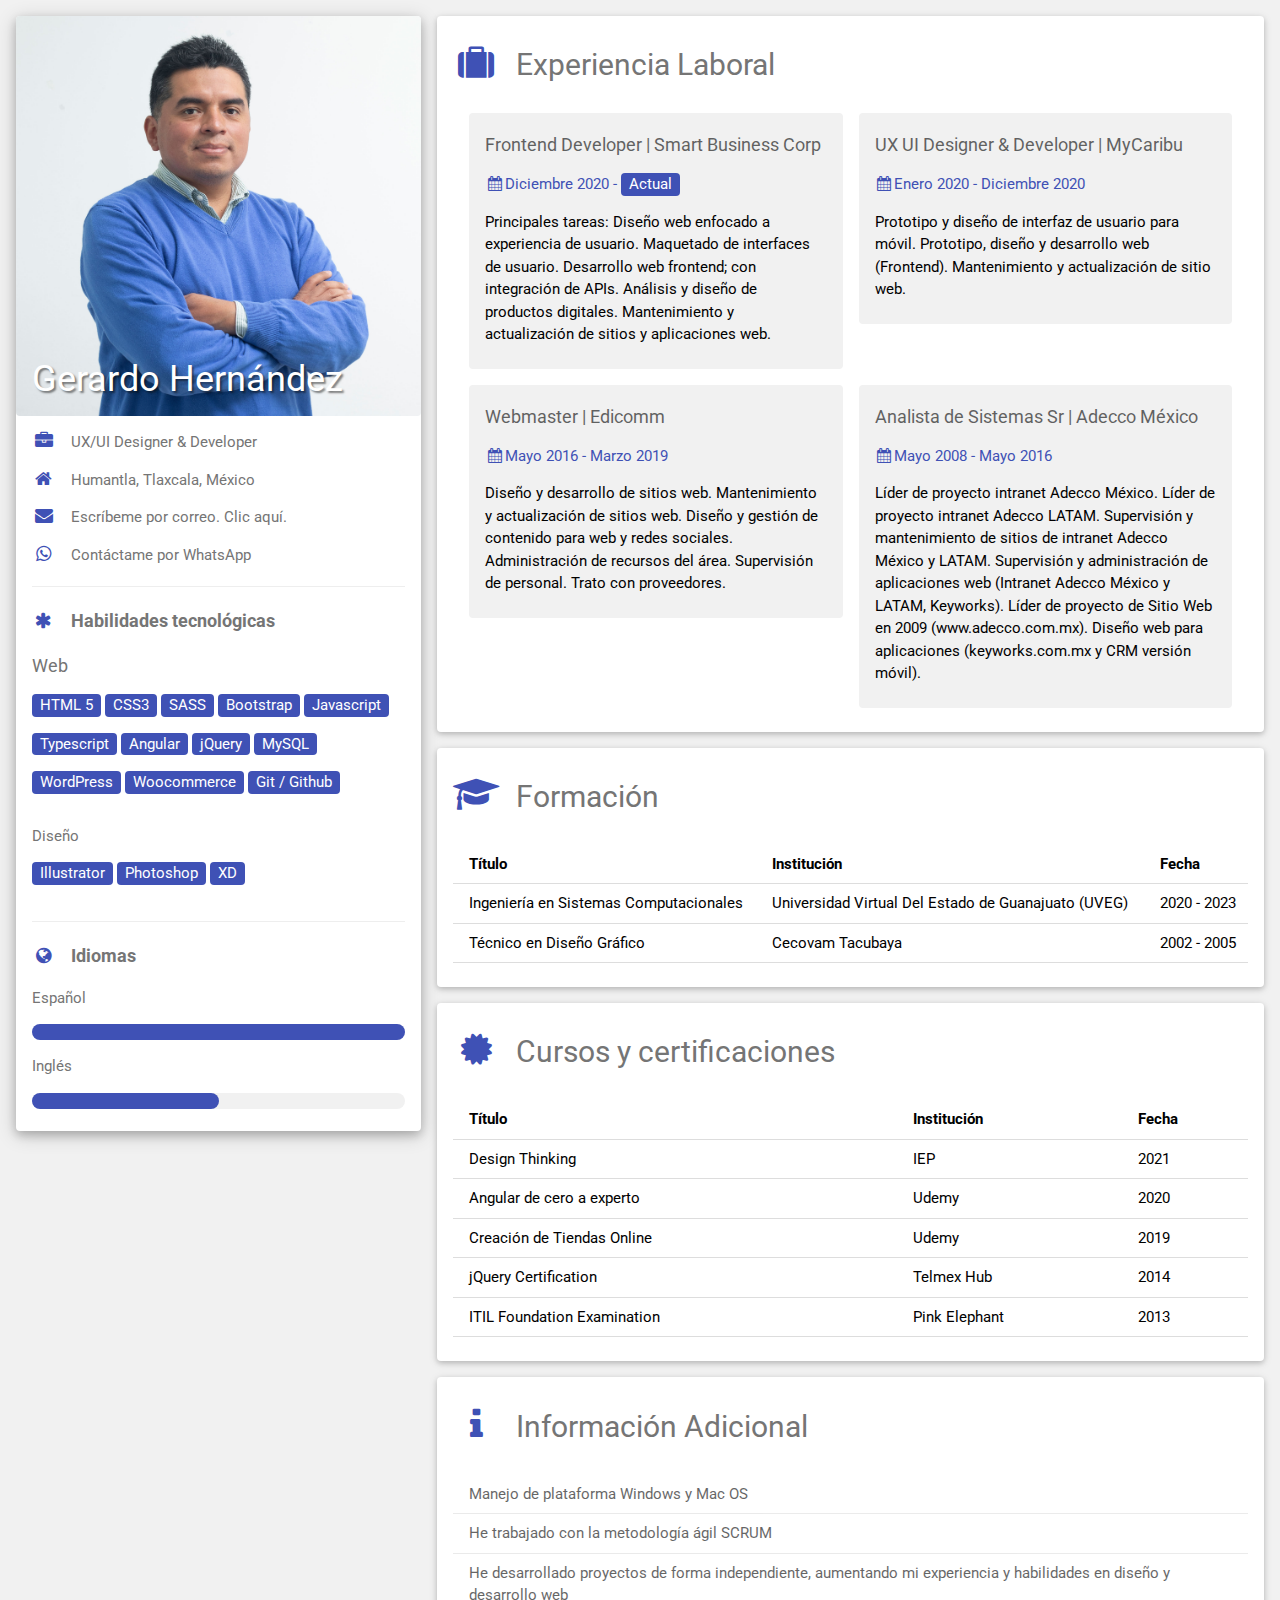
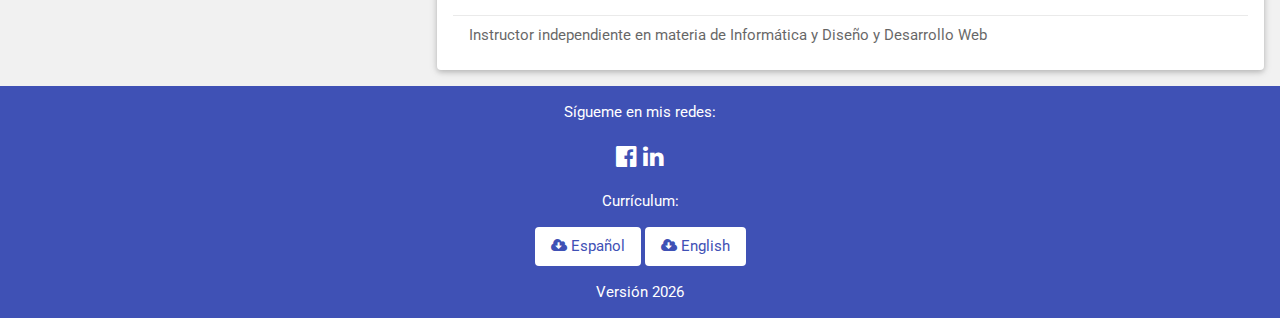
<file: index.htm>
<!DOCTYPE html>
<html>
<head>
  <title>Gerardo Hernández Flores :: Currículum</title>
  <meta charset="UTF-8">
  <meta name="viewport" content="width=device-width, initial-scale=1">
  <link rel="stylesheet" href="https://www.w3schools.com/w3css/4/w3.css">
  <link rel='stylesheet' href='https://fonts.googleapis.com/css?family=Roboto'>
  <link rel="stylesheet" href="https://cdnjs.cloudflare.com/ajax/libs/font-awesome/4.7.0/css/font-awesome.min.css">
  <link rel="stylesheet" href="css/local.css">
  <!-- Meta -->
  <meta name="description" content="Conoce mi trayectoria laboral y mi experiencia en el diseño y desarrollo web." />
  <!-- Twitter Card data -->
  <meta name="twitter:card" value="summary">
  <!-- Open Graph data -->
  <meta property="og:title" content="Gerardo Hernández Flores :: Currículum" />
  <meta property="og:type" content="article" />
  <meta property="og:url" content="https://dgerardo1.github.io/ghfcv/" />
  <meta property="og:image" content="https://dgerardo1.github.io/ghfcv/img/img-prev-cv.png" />
  <meta property="og:description" content="Conoce mi trayectoria laboral y mi experiencia en el diseño y desarrollo web." />
  <!-- Favicon -->
  <link rel="apple-touch-icon" sizes="57x57" href="favicon/apple-icon-57x57.png">
  <link rel="apple-touch-icon" sizes="60x60" href="favicon/apple-icon-60x60.png">
  <link rel="apple-touch-icon" sizes="72x72" href="favicon/apple-icon-72x72.png">
  <link rel="apple-touch-icon" sizes="76x76" href="favicon/apple-icon-76x76.png">
  <link rel="apple-touch-icon" sizes="114x114" href="favicon/apple-icon-114x114.png">
  <link rel="apple-touch-icon" sizes="120x120" href="favicon/apple-icon-120x120.png">
  <link rel="apple-touch-icon" sizes="144x144" href="/apple-icon-144x144.png">
  <link rel="apple-touch-icon" sizes="152x152" href="/apple-icon-152x152.png">
  <link rel="apple-touch-icon" sizes="180x180" href="favicon/apple-icon-180x180.png">
  <link rel="icon" type="image/png" sizes="192x192"  href="favicon/android-icon-192x192.png">
  <link rel="icon" type="image/png" sizes="32x32" href="favicon/favicon-32x32.png">
  <link rel="icon" type="image/png" sizes="96x96" href="favicon/favicon-96x96.png">
  <link rel="icon" type="image/png" sizes="16x16" href="favicon/favicon-16x16.png">
  <link rel="manifest" href="favicon/manifest.json">
  <meta name="msapplication-TileColor" content="#3f51b5">
  <meta name="msapplication-TileImage" content="favicon/ms-icon-144x144.png">
  <meta name="theme-color" content="#3f51b5">
</head>

<body class="w3-light-grey">
  <div id="contenedor_carga">
		<div id="carga"></div>
	</div>
<!-- Page Container -->
<div class="w3-content w3-margin-top" style="max-width:1400px;">

  <!-- The Grid -->
  <div class="w3-row-padding">
  
    <!-- Left Column -->
    <div class="w3-third">
    
      <div class="w3-white w3-text-grey w3-card-4 w3-round">
        <div class="w3-display-container">
          <img src="img/img-ghf.jpg" style="width:100%" alt="Avatar" class="w3-round">
          <div class="w3-display-bottomleft w3-container w3-text-white">
            <h1 style="text-shadow: 2px 2px 2px rgba(10, 10, 10, 0.5);">Gerardo Hernández</h1>
          </div>
        </div>
        <div class="w3-container">
          <p><i class="fa fa-briefcase fa-fw w3-margin-right w3-large w3-text-indigo"></i>UX/UI Designer & Developer</p>
          <p><i class="fa fa-home fa-fw w3-margin-right w3-large w3-text-indigo"></i>Humantla, Tlaxcala, México</p>
          <p><i class="fa fa-envelope fa-fw w3-margin-right w3-large w3-text-indigo"></i>Escríbeme por correo. <a href="mailto:dgerardohernandez@gmail.com">Clic aquí.</a></p>
          <p><i class="fa fa-whatsapp fa-fw w3-margin-right w3-large w3-text-indigo"></i>Contáctame por <a href="https://wa.me/525512975193" target="_blank">WhatsApp</a></p>
          <hr>
          <!-- Skills -->
          <p class="w3-large"><b><i class="fa fa-asterisk fa-fw w3-margin-right w3-text-indigo"></i>Habilidades tecnológicas</b></p>
          <h5>Web</h5>
          <p>
            <span class="w3-indigo w3-tag w3-round w3-margin-bottom">HTML 5</span>
            <span class="w3-indigo w3-tag w3-round w3-margin-bottom">CSS3</span>
            <span class="w3-indigo w3-tag w3-round w3-margin-bottom">SASS</span>
            <span class="w3-indigo w3-tag w3-round w3-margin-bottom">Bootstrap</span>
            <span class="w3-indigo w3-tag w3-round w3-margin-bottom">Javascript</span>
            <span class="w3-indigo w3-tag w3-round w3-margin-bottom">Typescript</span>
            <span class="w3-indigo w3-tag w3-round w3-margin-bottom">Angular</span>
            <span class="w3-indigo w3-tag w3-round w3-margin-bottom">jQuery</span>
            <span class="w3-indigo w3-tag w3-round w3-margin-bottom">MySQL</span>
            <span class="w3-indigo w3-tag w3-round w3-margin-bottom">WordPress</span>
            <span class="w3-indigo w3-tag w3-round w3-margin-bottom">Woocommerce</span>
            <span class="w3-indigo w3-tag w3-round w3-margin-bottom">Git / Github</span>
          </p>
          <p>Diseño</p>
          <p>
            <span class="w3-indigo w3-tag w3-round w3-margin-bottom">Illustrator</span>
            <span class="w3-indigo w3-tag w3-round w3-margin-bottom">Photoshop</span>
            <span class="w3-indigo w3-tag w3-round w3-margin-bottom">XD</span>
          </p>
          <hr>
          <!-- languages -->
          <p class="w3-large w3-text-theme"><b><i class="fa fa-globe fa-fw w3-margin-right w3-text-indigo"></i>Idiomas</b></p>
          <p>Español</p>
          <div class="w3-light-grey w3-round-xlarge bg-progress">
            <div class="w3-round-xlarge w3-indigo on-progress" style="width:100%"></div>
          </div>
          <p>Inglés</p>
          <div class="w3-light-grey w3-round-xlarge bg-progress">
            <div class="w3-round-xlarge w3-indigo on-progress" style="width:50%"></div>
          </div>
          <br>
        </div>
      </div>

    <!-- End Left Column -->
    </div>

    <!-- Right Column -->
    <div class="w3-twothird">
      <!-- Work Experience -->
      <div class="w3-container w3-card w3-white w3-margin-bottom w3-round" style="padding-bottom: 24px;">
        <h2 class="w3-text-grey w3-padding-16"><i class="fa fa-suitcase fa-fw w3-margin-right w3-xxlarge w3-text-indigo"></i>Experiencia Laboral</h2>

        <div class="w3-row-padding">

          <!-- 1 -->
          <div class="w3-col m6 s12 w3-margin-bottom">
            <div class="w3-light-grey w3-round w3-padding">

              <h5 class="w3-opacity">Frontend Developer | Smart Business Corp</h5>
              <p class="w3-text-indigo">
                <i class="fa fa-calendar fa-fw"></i>Diciembre 2020 - <span class="w3-tag w3-indigo w3-round">Actual</span>
              </p>
              <p>Principales tareas: Diseño web enfocado a experiencia de usuario. Maquetado de
                interfaces de usuario. Desarrollo web frontend; con integración de
                APIs. Análisis y diseño de productos digitales. Mantenimiento y
                actualización de sitios y aplicaciones web.
              </p>

            </div>                          
          </div>

          <!-- 2 -->
          <div class="w3-col m6 s12 w3-margin-bottom">
            <div class="w3-light-grey w3-round w3-padding">

              <h5 class="w3-opacity">UX UI Designer & Developer | MyCaribu</h5>
              <p class="w3-text-indigo">
                <i class="fa fa-calendar fa-fw"></i>Enero 2020 - Diciembre 2020
              </p>
              <p>
                Prototipo y diseño de interfaz de usuario para móvil. Prototipo, diseño y desarrollo web (Frontend). Mantenimiento y actualización de sitio web.
              </p>

            </div>                          
          </div>
          
        </div>

        <div class="w3-row-padding">

          <!-- 3 -->
          <div class="w3-col m6 s12 w3-margin-bottom">
            <div class="w3-light-grey w3-round w3-padding">

              <h5 class="w3-opacity">Webmaster | Edicomm</h5>
              <p class="w3-text-indigo">
                <i class="fa fa-calendar fa-fw"></i>Mayo 2016 - Marzo 2019
              </p>
              <p>
                Diseño y desarrollo de sitios web. Mantenimiento y actualización de sitios web. Diseño y gestión de contenido para web y redes sociales. Administración de recursos del área. Supervisión de personal. Trato con proveedores.
              </p>

            </div>                          
          </div>

          <!-- 4 -->
          <div class="w3-col m6 s12">
            <div class="w3-light-grey w3-round w3-padding">

              <h5 class="w3-opacity">Analista de Sistemas Sr | Adecco México</h5>
              <p class="w3-text-indigo">
                <i class="fa fa-calendar fa-fw"></i>Mayo 2008 - Mayo 2016
              </p>
              <p>
                Líder de proyecto intranet Adecco México. Líder de proyecto intranet Adecco LATAM. Supervisión y mantenimiento de sitios de intranet Adecco México y LATAM. Supervisión y administración de aplicaciones web (Intranet Adecco México y LATAM, Keyworks). Líder de proyecto de Sitio Web en 2009 (www.adecco.com.mx). Diseño web para aplicaciones (keyworks.com.mx y CRM versión móvil).
              </p>

            </div>                          
          </div>
          
        </div>

      </div>
      <!-- Education -->
      <div class="w3-container w3-card w3-white w3-margin-bottom w3-round" style="padding-bottom: 24px;">
        <h2 class="w3-text-grey w3-padding-16"><i class="fa fa-graduation-cap fa-fw w3-margin-right w3-xxlarge w3-text-indigo"></i>Formación</h2>
        <div class="w3-responsive">
          <table class="w3-table w3-bordered">
            <tr>
              <th>Título</th>
              <th>Institución</th>
              <th>Fecha</th>            
            </tr>
            <tr>
              <td>Ingeniería en Sistemas Computacionales</td>
              <td>Universidad Virtual Del Estado de Guanajuato (UVEG)</td>
              <td>2020 - 2023</td>            
            </tr>
            <tr>
              <td>Técnico en Diseño Gráfico</td>
              <td>Cecovam Tacubaya</td>
              <td>2002 - 2005</td>            
            </tr>            
          </table>
        </div>
      </div>

      <!-- Certifications -->
      <div class="w3-container w3-card w3-white w3-margin-bottom w3-round" style="padding-bottom: 24px;">
        <h2 class="w3-text-grey w3-padding-16"><i class="fa fa-certificate fa-fw w3-margin-right w3-xxlarge w3-text-indigo"></i>Cursos y certificaciones</h2>
        
        <div class="w3-responsive">
          <table class="w3-table w3-bordered">
          <tr>
            <th>Título</th>
            <th>Institución</th>
            <th>Fecha</th>            
          </tr>
          <tr>
            <td>Design Thinking</td>
            <td>IEP</td>
            <td>2021</td>            
          </tr>
          <tr>
            <td>Angular de cero a experto</td>
            <td>Udemy</td>
            <td>2020</td>            
          </tr>
          <tr>
            <td>Creación de Tiendas Online</td>
            <td>Udemy</td>
            <td>2019</td>            
          </tr>
          <tr>
            <td>jQuery Certification</td>
            <td>Telmex Hub</td>
            <td>2014</td>            
          </tr>
          <tr>
            <td>ITIL Foundation Examination</td>
            <td>Pink Elephant</td>
            <td>2013</td>            
          </tr>
          </table>
        </div>

      </div>

      <!-- Plus -->
      <div class="w3-container w3-card w3-white w3-round" style="padding-bottom: 16px;">
        <h2 class="w3-text-grey w3-padding-16"><i class="fa fa-info fa-fw w3-margin-right w3-xxlarge w3-text-indigo"></i>Información Adicional</h2>
        <ul class="w3-ul">
          <li class="w3-opacity">Manejo de plataforma Windows y Mac OS </li>
          <li class="w3-opacity">He trabajado con la metodología ágil SCRUM</li>
          <li class="w3-opacity">He desarrollado proyectos de forma independiente, aumentando mi experiencia y habilidades en diseño y desarrollo web</li>
          <li class="w3-opacity">Instructor independiente en materia de Informática y Diseño y Desarrollo Web</li>
        </ul>
      </div>

    <!-- End Right Column -->
    </div>
    
  <!-- End Grid -->
  </div>
  
  <!-- End Page Container -->
</div>

<footer class="w3-container w3-indigo w3-center w3-margin-top">
  <p>Sígueme en mis redes:</p>
  <div class="w3-xlarge">
    <a href="https://www.facebook.com/Ge.Herflo" target="_blank" style="text-decoration: none;">
      <i class="fa fa-facebook-official w3-hover-opacity"></i>
    </a>
    <a href="https://www.linkedin.com/in/dgerardo1/" target="_blank" style="text-decoration: none;">
      <i class="fa fa-linkedin w3-hover-opacity"></i>
    </a>
  </div>
  <div>
    <p>Currículum:</p>
    <a href="GHFCV2021ENG.pdf" target="_blank" class="w3-button w3-white w3-round w3-text-indigo">
      <i class="fa fa-cloud-download w3-hover-opacity"></i> Español
    </a>
    <a href="GHFCV2021ESP.pdf" target="_blank" class="w3-button w3-white w3-round w3-text-indigo">
      <i class="fa fa-cloud-download w3-hover-opacity"></i> English
    </a>
    <p>Versión <span id="update"></span></p>
  </div>
</footer>
<script>
  window.onload = function(){
			var contenedor = document.getElementById("contenedor_carga");

			contenedor.style.visibility = "hidden";
			contenedor.style.opacity = "0";
		}

  var d = new Date();
  document.getElementById("update").innerHTML = d.getFullYear();
</script>
</body>
</html>
</file>
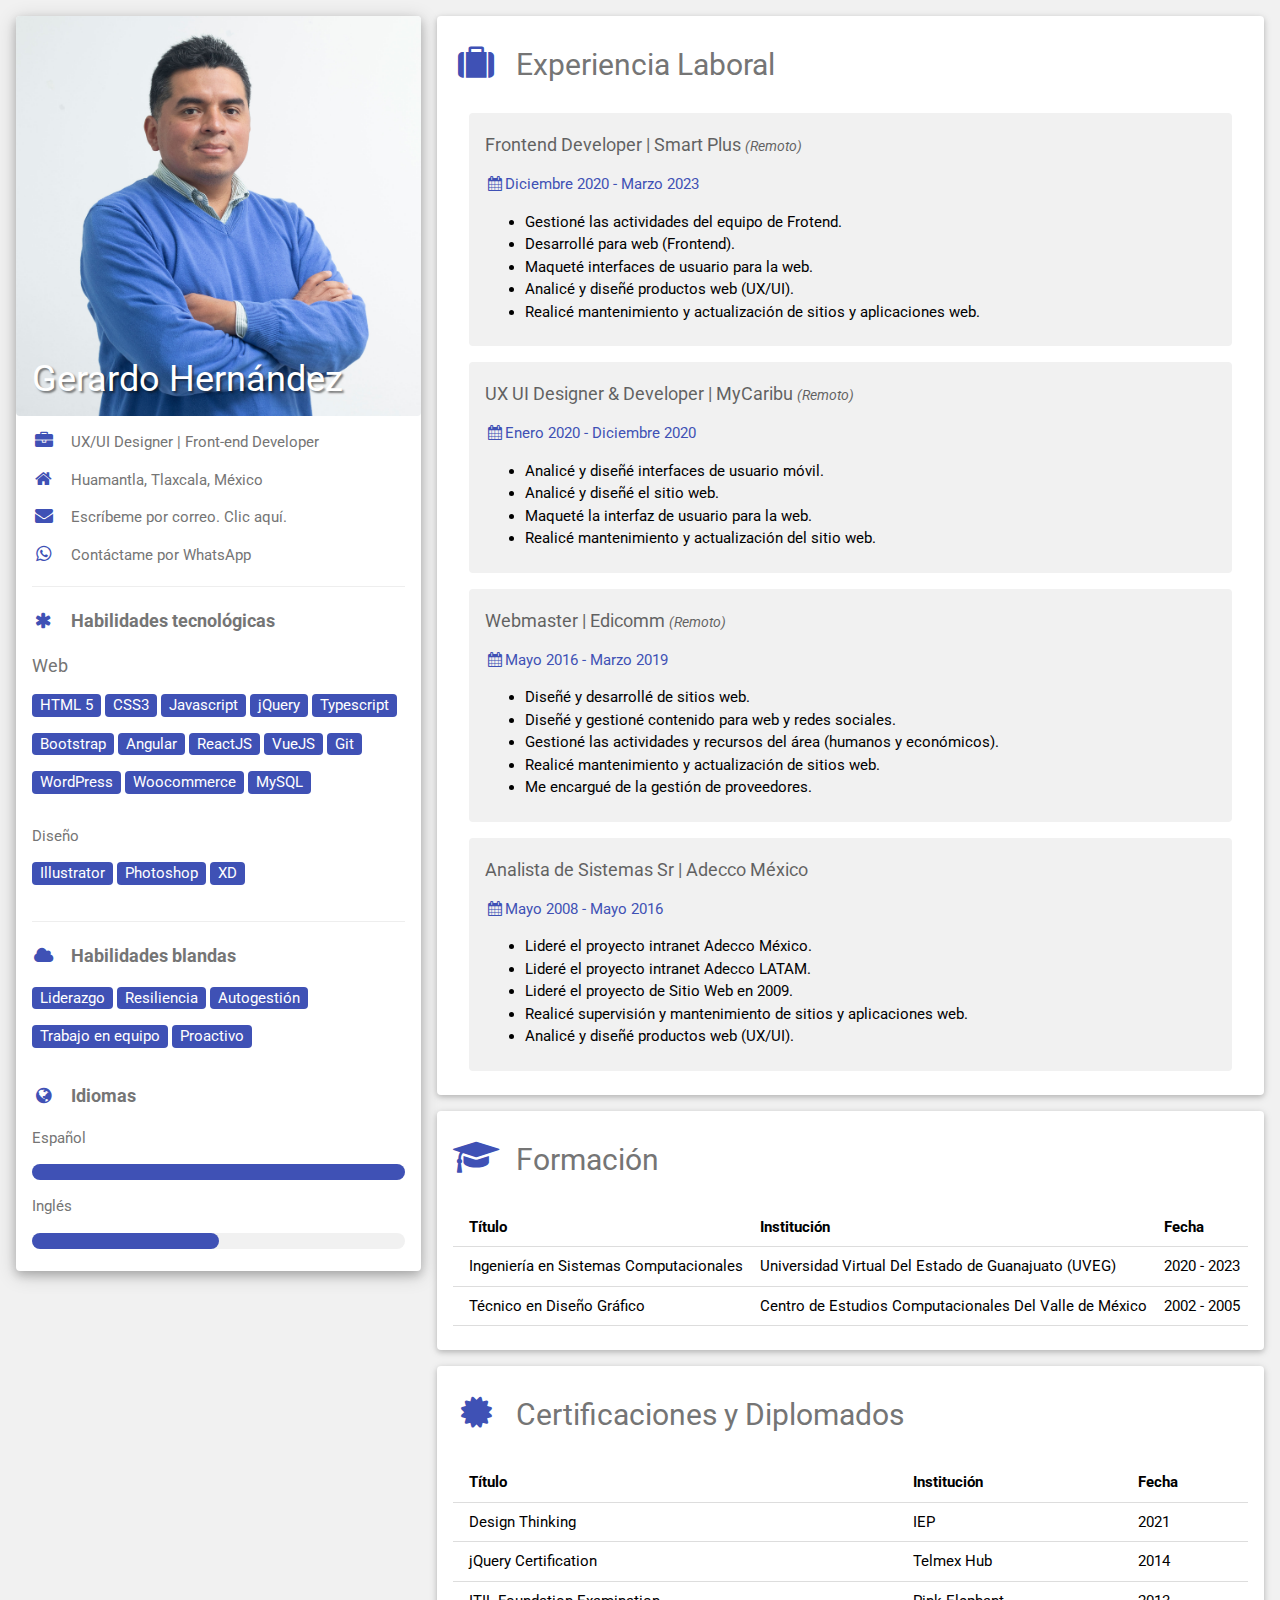
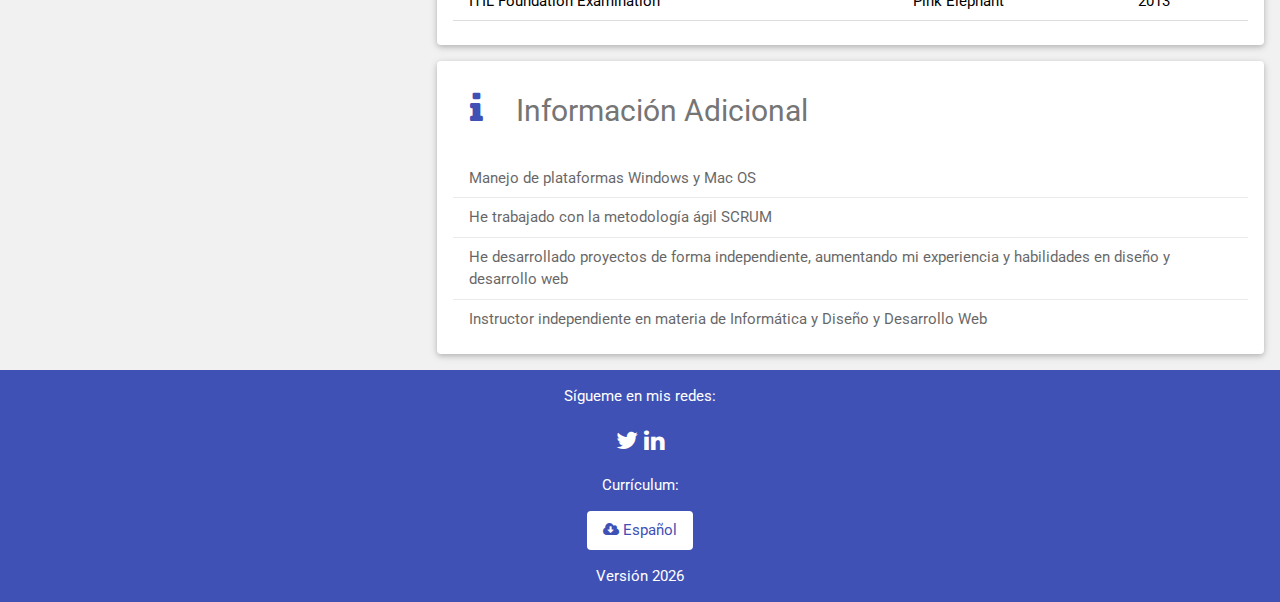
<file: index.html>
<!DOCTYPE html>
<html>
<head>
  <title>Gerardo Hernández Flores :: Currículum</title>
  <meta charset="UTF-8">
  <meta name="viewport" content="width=device-width, initial-scale=1">
  <link rel="stylesheet" href="https://www.w3schools.com/w3css/4/w3.css">
  <link rel='stylesheet' href='https://fonts.googleapis.com/css?family=Roboto'>
  <link rel="stylesheet" href="https://cdnjs.cloudflare.com/ajax/libs/font-awesome/4.7.0/css/font-awesome.min.css">
  <link rel="stylesheet" href="css/local.css">
  <!-- Meta -->
  <meta name="description" content="Conoce mi trayectoria laboral y mi experiencia en el diseño y desarrollo web." />
  <!-- Twitter Card data -->
  <meta name="twitter:card" value="summary">
  <!-- Open Graph data -->
  <meta property="og:title" content="Gerardo Hernández Flores :: Currículum" />
  <meta property="og:type" content="article" />
  <meta property="og:url" content="https://dgerardo1.github.io/ghfcv/" />
  <meta property="og:image" content="https://dgerardo1.github.io/ghfcv/img/img-prev-cv.png" />
  <meta property="og:description" content="Conoce mi trayectoria laboral y mi experiencia en el diseño y desarrollo web." />
  <!-- Favicon -->
  <link rel="apple-touch-icon" sizes="57x57" href="favicon/apple-icon-57x57.png">
  <link rel="apple-touch-icon" sizes="60x60" href="favicon/apple-icon-60x60.png">
  <link rel="apple-touch-icon" sizes="72x72" href="favicon/apple-icon-72x72.png">
  <link rel="apple-touch-icon" sizes="76x76" href="favicon/apple-icon-76x76.png">
  <link rel="apple-touch-icon" sizes="114x114" href="favicon/apple-icon-114x114.png">
  <link rel="apple-touch-icon" sizes="120x120" href="favicon/apple-icon-120x120.png">
  <link rel="apple-touch-icon" sizes="144x144" href="/apple-icon-144x144.png">
  <link rel="apple-touch-icon" sizes="152x152" href="/apple-icon-152x152.png">
  <link rel="apple-touch-icon" sizes="180x180" href="favicon/apple-icon-180x180.png">
  <link rel="icon" type="image/png" sizes="192x192"  href="favicon/android-icon-192x192.png">
  <link rel="icon" type="image/png" sizes="32x32" href="favicon/favicon-32x32.png">
  <link rel="icon" type="image/png" sizes="96x96" href="favicon/favicon-96x96.png">
  <link rel="icon" type="image/png" sizes="16x16" href="favicon/favicon-16x16.png">
  <link rel="manifest" href="favicon/manifest.json">
  <meta name="msapplication-TileColor" content="#3f51b5">
  <meta name="msapplication-TileImage" content="favicon/ms-icon-144x144.png">
  <meta name="theme-color" content="#3f51b5">
</head>

<body class="w3-light-grey">
  <div id="contenedor_carga">
		<div id="carga"></div>
	</div>
<!-- Page Container -->
<div class="w3-content w3-margin-top" style="max-width:1400px;">

  <!-- The Grid -->
  <div class="w3-row-padding">
  
    <!-- Left Column -->
    <div class="w3-third">
    
      <div class="w3-white w3-text-grey w3-card-4 w3-round w3-margin-bottom">
        <div class="w3-display-container">
          <img src="img/img-ghf.jpg" style="width:100%" alt="Avatar" class="w3-round">
          <div class="w3-display-bottomleft w3-container w3-text-white">
            <h1 style="text-shadow: 2px 2px 2px rgba(10, 10, 10, 0.5);">Gerardo Hernández</h1>
          </div>
        </div>
        <div class="w3-container">
          <p><i class="fa fa-briefcase fa-fw w3-margin-right w3-large w3-text-indigo"></i>UX/UI Designer | Front-end Developer</p>
          <p><i class="fa fa-home fa-fw w3-margin-right w3-large w3-text-indigo"></i>Huamantla, Tlaxcala, México</p>
          <p><i class="fa fa-envelope fa-fw w3-margin-right w3-large w3-text-indigo"></i>Escríbeme por correo. <a href="mailto:dgerardohernandez@gmail.com">Clic aquí.</a></p>
          <p><i class="fa fa-whatsapp fa-fw w3-margin-right w3-large w3-text-indigo"></i>Contáctame por <a href="https://wa.me/525512975193" target="_blank">WhatsApp</a></p>
          <hr>
          <!-- Skills -->
          <p class="w3-large"><b><i class="fa fa-asterisk fa-fw w3-margin-right w3-text-indigo"></i>Habilidades tecnológicas</b></p>
          <h5>Web</h5>
          <p>
            <span class="w3-indigo w3-tag w3-round w3-margin-bottom">HTML 5</span>
            <span class="w3-indigo w3-tag w3-round w3-margin-bottom">CSS3</span>
            <span class="w3-indigo w3-tag w3-round w3-margin-bottom">Javascript</span>
            <span class="w3-indigo w3-tag w3-round w3-margin-bottom">jQuery</span>
            <span class="w3-indigo w3-tag w3-round w3-margin-bottom">Typescript</span>
            <span class="w3-indigo w3-tag w3-round w3-margin-bottom">Bootstrap</span>
            <span class="w3-indigo w3-tag w3-round w3-margin-bottom">Angular</span>
            <span class="w3-indigo w3-tag w3-round w3-margin-bottom">ReactJS</span>
            <span class="w3-indigo w3-tag w3-round w3-margin-bottom">VueJS</span>
            <span class="w3-indigo w3-tag w3-round w3-margin-bottom">Git</span>
            <span class="w3-indigo w3-tag w3-round w3-margin-bottom">WordPress</span>
            <span class="w3-indigo w3-tag w3-round w3-margin-bottom">Woocommerce</span>
            <span class="w3-indigo w3-tag w3-round w3-margin-bottom">MySQL</span>
          </p>
          <p>Diseño</p>
          <p>
            <span class="w3-indigo w3-tag w3-round w3-margin-bottom">Illustrator</span>
            <span class="w3-indigo w3-tag w3-round w3-margin-bottom">Photoshop</span>
            <span class="w3-indigo w3-tag w3-round w3-margin-bottom">XD</span>
          </p>
          <hr>
          <!-- Soft Skills -->
          <p class="w3-large w3-text-theme"><b><i class="fa fa-cloud fa-fw w3-margin-right w3-text-indigo"></i>Habilidades blandas</b></p>
          <span class="w3-indigo w3-tag w3-round w3-margin-bottom">Liderazgo</span>
          <span class="w3-indigo w3-tag w3-round w3-margin-bottom">Resiliencia</span>
          <span class="w3-indigo w3-tag w3-round w3-margin-bottom">Autogestión</span>
          <span class="w3-indigo w3-tag w3-round w3-margin-bottom">Trabajo en equipo</span>
          <span class="w3-indigo w3-tag w3-round w3-margin-bottom">Proactivo</span>
          <!-- languages -->
          <p class="w3-large w3-text-theme"><b><i class="fa fa-globe fa-fw w3-margin-right w3-text-indigo"></i>Idiomas</b></p>
          <p>Español</p>
          <div class="w3-light-grey w3-round-xlarge bg-progress">
            <div class="w3-round-xlarge w3-indigo on-progress" style="width:100%"></div>
          </div>
          <p>Inglés</p>
          <div class="w3-light-grey w3-round-xlarge bg-progress">
            <div class="w3-round-xlarge w3-indigo on-progress" style="width:50%"></div>
          </div>
          <br>
        </div>
      </div>

    <!-- End Left Column -->
    </div>

    <!-- Right Column -->
    <div class="w3-twothird">
      <!-- Work Experience -->
      <div class="w3-container w3-card w3-white w3-margin-bottom w3-round" style="padding-bottom: 24px;">
        <h2 class="w3-text-grey w3-padding-16"><i class="fa fa-suitcase fa-fw w3-margin-right w3-xxlarge w3-text-indigo"></i>Experiencia Laboral</h2>

        <div class="w3-row-padding">

          <!-- 1 -->
          <div class="w3-col s12 w3-margin-bottom">
            <div class="w3-light-grey w3-round w3-padding">

              <h5 class="w3-opacity">Frontend Developer | Smart Plus <small><i>(Remoto)</i></small></h5>
              <p class="w3-text-indigo">
                <i class="fa fa-calendar fa-fw"></i>Diciembre 2020 - Marzo 2023
              </p>
              <ul>
                <li>Gestioné las actividades del equipo de Frotend.</li>
                <li>Desarrollé para web (Frontend).</li>
                <li>Maqueté interfaces de usuario para la web. </li>
                <li>Analicé y diseñé productos web (UX/UI).</li>
                <li>Realicé mantenimiento y actualización de sitios y aplicaciones web.</li>
              </ul>

            </div>                          
          </div>

          <!-- 2 -->
          <div class="w3-col s12 w3-margin-bottom">
            <div class="w3-light-grey w3-round w3-padding">

              <h5 class="w3-opacity">UX UI Designer & Developer | MyCaribu <small><i>(Remoto)</i></small></h5>
              <p class="w3-text-indigo">
                <i class="fa fa-calendar fa-fw"></i>Enero 2020 - Diciembre 2020
              </p>
              <ul>
                <li>Analicé y diseñé interfaces de usuario móvil.</li>
                <li>Analicé y diseñé el sitio web.</li>
                <li>Maqueté la interfaz de usuario para la web.</li>
                <li>Realicé mantenimiento y actualización del sitio web.</li>
              </ul>
            </div>                          
          </div>
          
        </div>

        <div class="w3-row-padding">

          <!-- 3 -->
          <div class="w3-col s12 w3-margin-bottom">
            <div class="w3-light-grey w3-round w3-padding">

              <h5 class="w3-opacity">Webmaster | Edicomm <small><i>(Remoto)</i></small></h5>
              <p class="w3-text-indigo">
                <i class="fa fa-calendar fa-fw"></i>Mayo 2016 - Marzo 2019
              </p>
              <ul>
                <li>Diseñé y desarrollé de sitios web.</li>
                <li>Diseñé y gestioné contenido para web y redes sociales.</li>
                <li>Gestioné las actividades y recursos del área (humanos y económicos).</li>
                <li>Realicé mantenimiento y actualización de sitios web.</li>
                <li>Me encargué de la gestión de proveedores.</li>
              </ul>
            </div>                          
          </div>

          <!-- 4 -->
          <div class="w3-col s12">
            <div class="w3-light-grey w3-round w3-padding">

              <h5 class="w3-opacity">Analista de Sistemas Sr | Adecco México</h5>
              <p class="w3-text-indigo">
                <i class="fa fa-calendar fa-fw"></i>Mayo 2008 - Mayo 2016
              </p>
              <ul>
                <li>Lideré el proyecto intranet Adecco México.</li>
                <li>Lideré el proyecto intranet Adecco LATAM.</li>
                <li>Lideré el proyecto de Sitio Web en 2009.</li>
                <li>Realicé supervisión y mantenimiento de sitios y aplicaciones web.</li>
                <li>Analicé y diseñé productos web (UX/UI).</li>
              </ul>
            </div>                          
          </div>
          
        </div>

      </div>
      <!-- Education -->
      <div class="w3-container w3-card w3-white w3-margin-bottom w3-round" style="padding-bottom: 24px;">
        <h2 class="w3-text-grey w3-padding-16"><i class="fa fa-graduation-cap fa-fw w3-margin-right w3-xxlarge w3-text-indigo"></i>Formación</h2>
        <div class="w3-responsive">
          <table class="w3-table w3-bordered">
            <tr>
              <th>Título</th>
              <th>Institución</th>
              <th>Fecha</th>            
            </tr>
            <tr>
              <td>Ingeniería en Sistemas Computacionales</td>
              <td>Universidad Virtual Del Estado de Guanajuato (UVEG)</td>
              <td>2020 - 2023</td>            
            </tr>
            <tr>
              <td>Técnico en Diseño Gráfico</td>
              <td>Centro de Estudios Computacionales Del Valle de México</td>
              <td>2002 - 2005</td>            
            </tr>            
          </table>
        </div>
      </div>

      <!-- Certifications -->
      <div class="w3-container w3-card w3-white w3-margin-bottom w3-round" style="padding-bottom: 24px;">
        <h2 class="w3-text-grey w3-padding-16"><i class="fa fa-certificate fa-fw w3-margin-right w3-xxlarge w3-text-indigo"></i>Certificaciones y Diplomados</h2>
        
        <div class="w3-responsive">
          <table class="w3-table w3-bordered">
          <tr>
            <th>Título</th>
            <th>Institución</th>
            <th>Fecha</th>            
          </tr>
          <tr>
            <td>Design Thinking</td>
            <td>IEP</td>
            <td>2021</td>            
          </tr>
          <tr>
            <td>jQuery Certification</td>
            <td>Telmex Hub</td>
            <td>2014</td>            
          </tr>
          <tr>
            <td>ITIL Foundation Examination</td>
            <td>Pink Elephant</td>
            <td>2013</td>            
          </tr>
          </table>
        </div>

      </div>

      <!-- Plus -->
      <div class="w3-container w3-card w3-white w3-round" style="padding-bottom: 16px;">
        <h2 class="w3-text-grey w3-padding-16"><i class="fa fa-info fa-fw w3-margin-right w3-xxlarge w3-text-indigo"></i>Información Adicional</h2>
        <ul class="w3-ul">
          <li class="w3-opacity">Manejo de plataformas Windows y Mac OS</li>
          <li class="w3-opacity">He trabajado con la metodología ágil SCRUM</li>
          <li class="w3-opacity">He desarrollado proyectos de forma independiente, aumentando mi experiencia y habilidades en diseño y desarrollo web</li>
          <li class="w3-opacity">Instructor independiente en materia de Informática y Diseño y Desarrollo Web</li>
        </ul>
      </div>

    <!-- End Right Column -->
    </div>
    
  <!-- End Grid -->
  </div>
  
  <!-- End Page Container -->
</div>

<footer class="w3-container w3-indigo w3-center w3-margin-top">
  <p>Sígueme en mis redes:</p>
  <div class="w3-xlarge">
    <a href="https://twitter.com/dgerardo1" target="_blank" style="text-decoration: none;">
      <i class="fa fa-twitter w3-hover-opacity"></i>
    </a>
    <a href="https://www.linkedin.com/in/dgerardo1/" target="_blank" style="text-decoration: none;">
      <i class="fa fa-linkedin w3-hover-opacity"></i>
    </a>
  </div>
  <div>
    <p>Currículum:</p>
    <a href="GHFCV2023ESP.pdf" target="_blank" class="w3-button w3-white w3-round w3-text-indigo">
      <i class="fa fa-cloud-download w3-hover-opacity"></i> Español
    </a>
    <!-- <a href="GHFCV2021ENG.pdf" target="_blank" class="w3-button w3-white w3-round w3-text-indigo">
      <i class="fa fa-cloud-download w3-hover-opacity"></i> English
    </a> -->
    <p>Versión <span id="update"></span></p>
  </div>
</footer>
<script>
  window.onload = function(){
			var contenedor = document.getElementById("contenedor_carga");

			contenedor.style.visibility = "hidden";
			contenedor.style.opacity = "0";
		}

  var d = new Date();
  document.getElementById("update").innerHTML = d.getFullYear();
</script>
</body>
</html>
</file>
<file: css/local.css>
html,body,h1,h2,h3,h4,h5,h6 {font-family: "Roboto", sans-serif}
.bg-progress {height: 16px;}
.on-progress {max-height: 100%; height: 16px;}
a {text-decoration: none;}
#contenedor_carga {background-color: rgba(250, 240, 245, 0.9); height: 100%; width: 100%; position: fixed; -webkit-transition: all 1s ease; -o-transition: all 1s ease; transition: all 1s ease; z-index: 10000;}
#carga {border: 15px solid #ccc; border-top-color: #3f51b5; height: 100px; width: 100px; border-radius: 100%;
    /* Centrar loader */
    position: absolute;
    top: 0;
    left: 0;
    right: 0;
    bottom: 0;
    margin: auto;
    -webkit-animation: girar 1.5s linear infinite;
    -o-animation: girar 1.5s linear infinite;
    animation: girar 1.5s linear infinite;
}
@keyframes girar {
    0% {transform: rotate(0deg);}
    100% {transform: rotate(360deg);}
}

/* for Safari */
@-webkit-keyframes girar {
    0% {-webkit-transform: rotate(0deg);}
    100% {-webkit-transform: rotate(360deg);}
}
</file>
